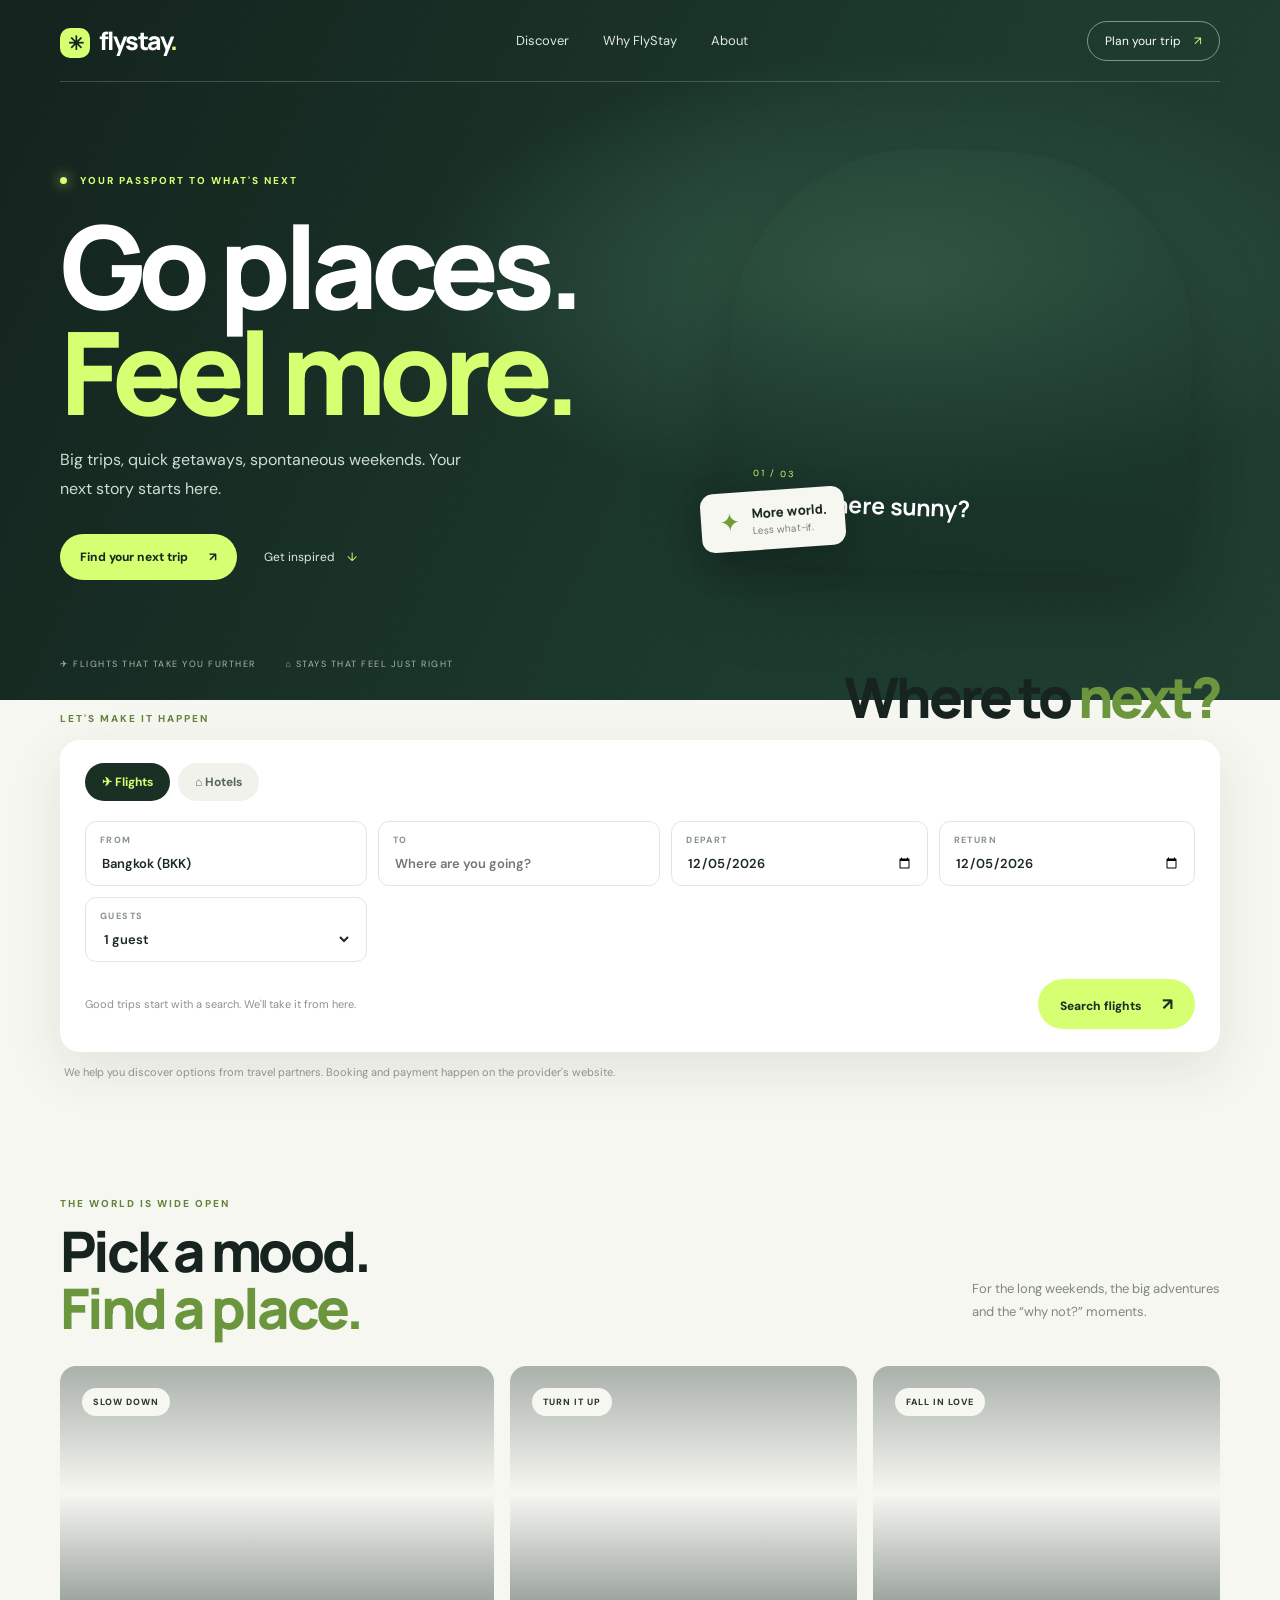
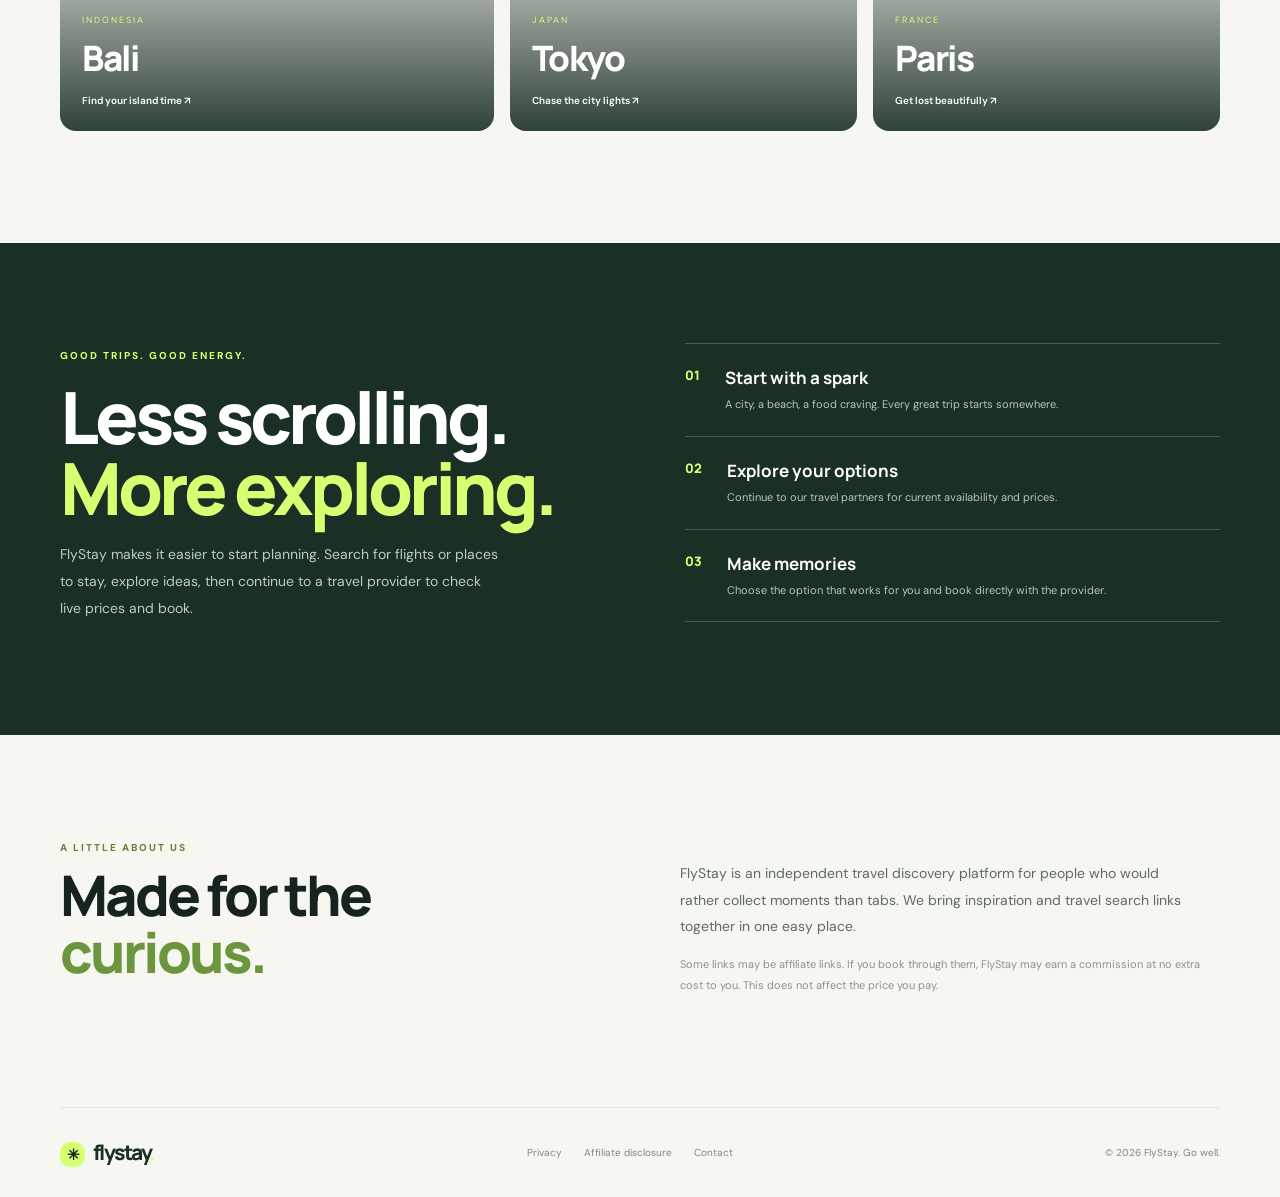
<file: index.html>
<!doctype html>
<html lang="en">
<head>
<meta charset="utf-8"><meta name="viewport" content="width=device-width,initial-scale=1">
<meta name="description" content="FlyStay — find flights, stays and little moments worth travelling for.">
<meta name="theme-color" content="#f7f7f2">
<title>FlyStay — Go places. Feel more.</title>
<link rel="preconnect" href="https://fonts.googleapis.com"><link rel="preconnect" href="https://fonts.gstatic.com" crossorigin>
<link href="https://fonts.googleapis.com/css2?family=DM+Sans:wght@400;500;600;700;800&family=Manrope:wght@400;500;600;700;800&display=swap" rel="stylesheet">
<link rel="stylesheet" href="styles.css">
</head>
<body>
<header class="topbar"><nav class="nav wrap"><a class="logo" href="#"><span class="logo-icon">✳</span> flystay<span class="logo-dot">.</span></a>
<div class="navlinks"><a href="#discover">Discover</a><a href="#why">Why FlyStay</a><a href="#about">About</a></div><a class="navbtn" href="#search">Plan your trip <span>↗</span></a><button class="menu" aria-label="Open menu">☰</button></nav></header>
<main>
<section class="hero">
 <div class="hero-bg"></div><div class="wrap hero-content">
  <div class="eyebrow"><i></i> YOUR PASSPORT TO WHAT'S NEXT</div>
  <h1>Go places.<br><span>Feel more.</span></h1>
  <p class="hero-sub">Big trips, quick getaways, spontaneous weekends. Your next story starts here.</p>
  <div class="hero-ctas"><a class="primary" href="#search">Find your next trip <b>↗</b></a><a class="text-cta" href="#discover">Get inspired <span>↓</span></a></div>
  <div class="hero-meta"><span>✈ FLIGHTS THAT TAKE YOU FURTHER</span><span>⌂ STAYS THAT FEEL JUST RIGHT</span></div>
 </div>
 <div class="hero-photo"><div class="photo-label"><span>01 / 03</span><b>Somewhere sunny?</b><small>Say less. Let's go.</small></div></div>
 <div class="floating-note"><span>✦</span><div><b>More world.</b><small>Less what-if.</small></div></div>
</section>
<section class="search-wrap wrap" id="search"><div class="search-intro"><span class="eyebrow dark">LET'S MAKE IT HAPPEN</span><h2>Where to <em>next?</em></h2></div>
 <div class="search-card"><div class="tabs"><button class="tab active" data-tab="flights">✈ Flights</button><button class="tab" data-tab="hotels">⌂ Hotels</button></div>
 <form id="travel-search"><div class="fields">
  <label class="field" id="origin-field"><small id="place-label">FROM</small><input id="origin" value="Bangkok (BKK)" placeholder="Departure city" required></label>
  <label class="field"><small id="destination-label">TO</small><input id="destination" placeholder="Where are you going?" required></label>
  <label class="field"><small id="depart-label">DEPART</small><input id="depart" type="date" required></label>
  <label class="field" id="return-field"><small>RETURN</small><input id="return" type="date"></label>
  <label class="field" id="guests-field" hidden><small>GUESTS</small><select id="guests"><option value="1">1 guest</option><option value="2">2 guests</option><option value="3">3 guests</option><option value="4">4 guests</option></select></label>
 </div><div class="search-bottom"><p id="search-hint">Good trips start with a search. We'll take it from here.</p><button class="search-button" type="submit">Search flights <span>↗</span></button></div></form>
 </div><p class="microcopy">We help you discover options from travel partners. Booking and payment happen on the provider's website.</p>
</section>
<section class="discover wrap" id="discover"><div class="section-top"><div><span class="eyebrow dark">THE WORLD IS WIDE OPEN</span><h2>Pick a mood.<br><em>Find a place.</em></h2></div><p>For the long weekends, the big adventures<br>and the “why not?” moments.</p></div>
 <div class="destination-grid">
  <a class="destination bali" href="#search" data-destination="Bali"><span class="dest-tag">SLOW DOWN</span><div><small>INDONESIA</small><h3>Bali</h3><b>Find your island time ↗</b></div></a>
  <a class="destination tokyo" href="#search" data-destination="Tokyo"><span class="dest-tag">TURN IT UP</span><div><small>JAPAN</small><h3>Tokyo</h3><b>Chase the city lights ↗</b></div></a>
  <a class="destination paris" href="#search" data-destination="Paris"><span class="dest-tag">FALL IN LOVE</span><div><small>FRANCE</small><h3>Paris</h3><b>Get lost beautifully ↗</b></div></a>
 </div>
</section>
<section class="why" id="why"><div class="wrap why-inner"><div><span class="eyebrow">GOOD TRIPS. GOOD ENERGY.</span><h2>Less scrolling.<br><em>More exploring.</em></h2><p>FlyStay makes it easier to start planning. Search for flights or places to stay, explore ideas, then continue to a travel provider to check live prices and book.</p></div>
 <div class="why-points"><article><b>01</b><div><h3>Start with a spark</h3><p>A city, a beach, a food craving. Every great trip starts somewhere.</p></div></article><article><b>02</b><div><h3>Explore your options</h3><p>Continue to our travel partners for current availability and prices.</p></div></article><article><b>03</b><div><h3>Make memories</h3><p>Choose the option that works for you and book directly with the provider.</p></div></article></div></div></section>
<section class="about wrap" id="about"><div><span class="eyebrow dark">A LITTLE ABOUT US</span><h2>Made for the<br><em>curious.</em></h2></div><div><p>FlyStay is an independent travel discovery platform for people who would rather collect moments than tabs. We bring inspiration and travel search links together in one easy place.</p><p class="fine">Some links may be affiliate links. If you book through them, FlyStay may earn a commission at no extra cost to you. This does not affect the price you pay.</p></div></section>
</main>
<footer><div class="wrap footer"><a class="logo" href="#"><span class="logo-icon">✳</span> flystay<span class="logo-dot">.</span></a><div><a href="privacy.html">Privacy</a><a href="disclosure.html">Affiliate disclosure</a><a href="mailto:hello@flystay.example">Contact</a></div><small>© <span id="year"></span> FlyStay. Go well.</small></div></footer>
<script src="config.js"></script><script src="app.js"></script>
</body></html>
</file>
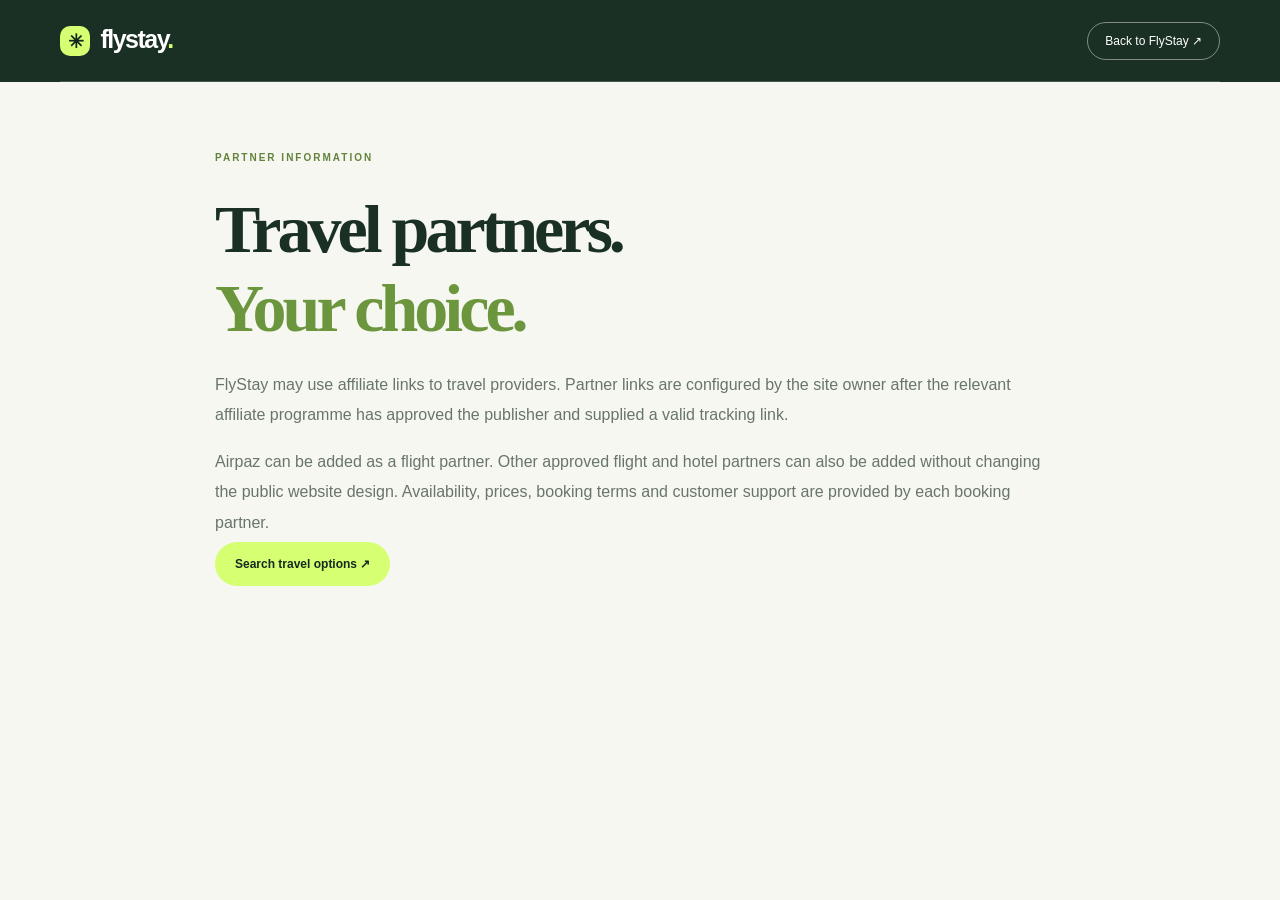
<file: affiliate-setup.html>
<!doctype html><html lang="en"><head><meta charset="utf-8"><meta name="viewport" content="width=device-width,initial-scale=1"><title>FlyStay — Partner information</title><link rel="stylesheet" href="styles.css"></head><body><header class="topbar" style="position:relative;background:#1b3024"><nav class="nav wrap"><a class="logo" href="index.html"><span class="logo-icon">✳</span> flystay<span class="logo-dot">.</span></a><a class="navbtn" href="index.html">Back to FlyStay ↗</a></nav></header><main class="wrap" style="padding:65px 0;max-width:850px"><span class="eyebrow dark">PARTNER INFORMATION</span><h1 style="font:800 clamp(42px,7vw,68px) Manrope;letter-spacing:-4px;color:#1b3024">Travel partners.<br><span style="color:#6c963e">Your choice.</span></h1><p style="line-height:1.9;color:#68756a">FlyStay may use affiliate links to travel providers. Partner links are configured by the site owner after the relevant affiliate programme has approved the publisher and supplied a valid tracking link.</p><p style="line-height:1.9;color:#68756a">Airpaz can be added as a flight partner. Other approved flight and hotel partners can also be added without changing the public website design. Availability, prices, booking terms and customer support are provided by each booking partner.</p><p><a class="primary" href="index.html#search">Search travel options ↗</a></p></main></body></html>
</file>
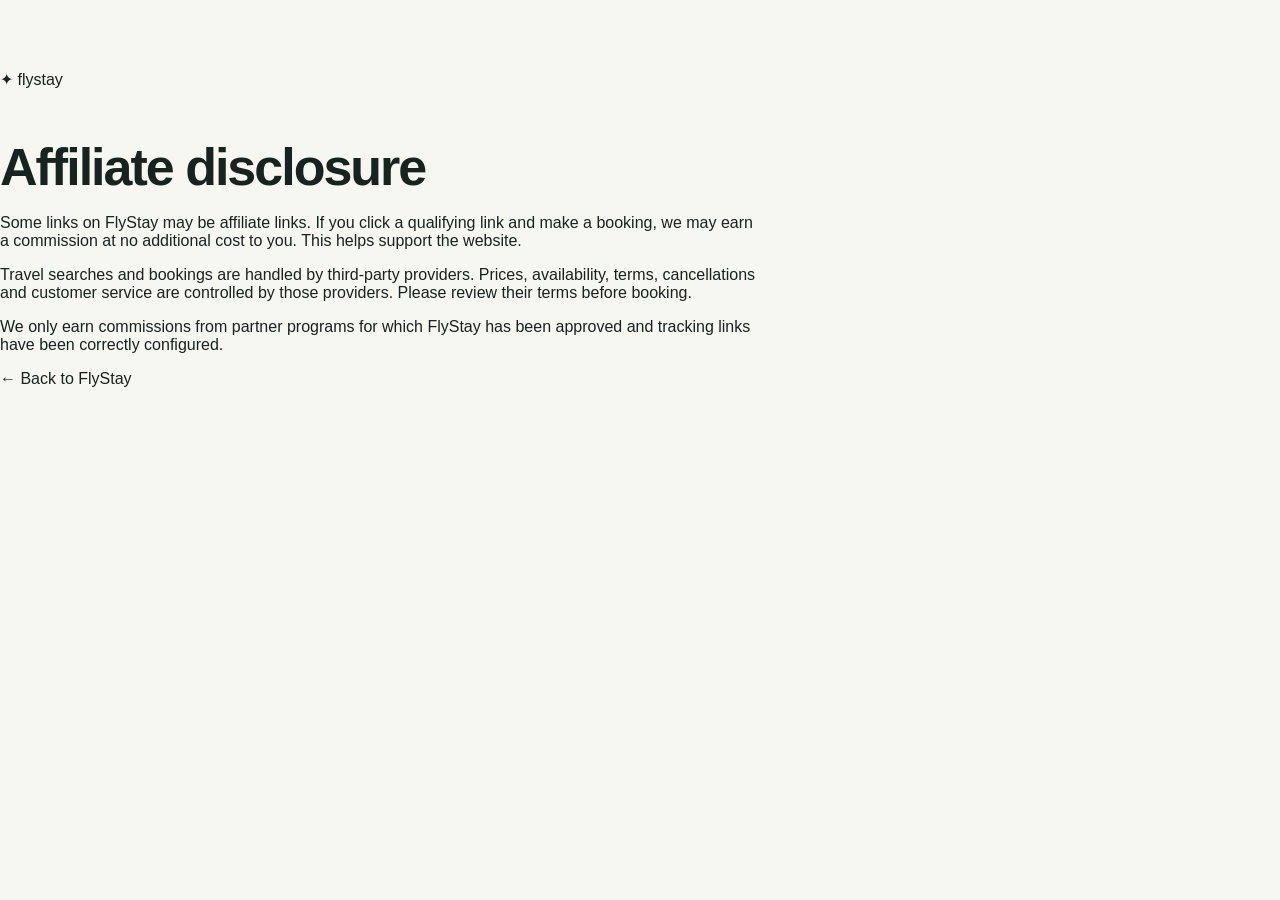
<file: disclosure.html>
<!doctype html><html lang="en"><meta charset="utf-8"><meta name="viewport" content="width=device-width,initial-scale=1"><title>Affiliate disclosure — FlyStay</title><link rel="stylesheet" href="styles.css"><body><main class="container" style="padding:70px 0;max-width:760px"><a class="brand" href="index.html">✦ fly<span>stay</span></a><h1 style="font-size:52px;letter-spacing:-2px;margin-top:55px">Affiliate disclosure</h1><p>Some links on FlyStay may be affiliate links. If you click a qualifying link and make a booking, we may earn a commission at no additional cost to you. This helps support the website.</p><p>Travel searches and bookings are handled by third-party providers. Prices, availability, terms, cancellations and customer service are controlled by those providers. Please review their terms before booking.</p><p>We only earn commissions from partner programs for which FlyStay has been approved and tracking links have been correctly configured.</p><a class="text-link" href="index.html">← Back to FlyStay</a></main></body></html>
</file>
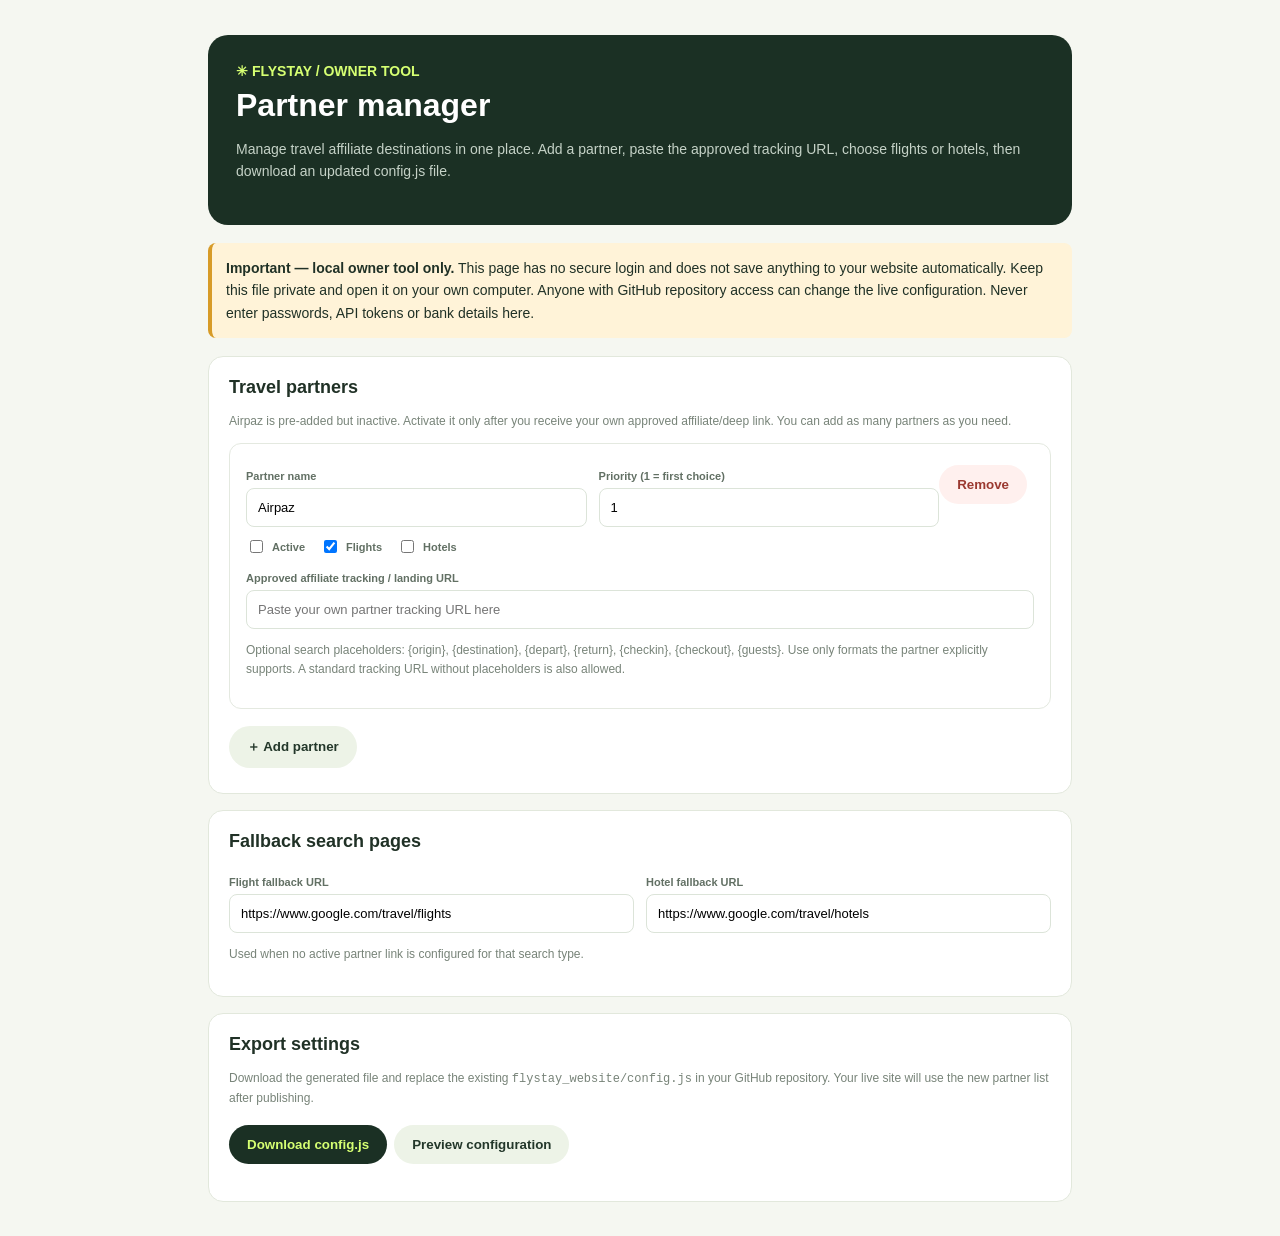
<file: partner-admin.html>
<!doctype html><html lang="en"><head><meta charset="utf-8"><meta name="viewport" content="width=device-width,initial-scale=1"><title>FlyStay Partner Manager</title><style>
*{box-sizing:border-box}body{margin:0;background:#f5f7f1;color:#203126;font:14px Arial,sans-serif}.shell{max-width:900px;margin:35px auto;padding:0 18px}.top{background:#1b3024;color:white;border-radius:20px;padding:28px}.top b{color:#d6ff72}.top h1{font-size:32px;margin:8px 0}.top p{color:#c5d2c7;line-height:1.6}.warning{background:#fff3d8;border-left:4px solid #d79b27;padding:14px;border-radius:8px;line-height:1.6;margin:18px 0}.card{background:white;border:1px solid #e2e8dc;border-radius:15px;padding:20px;margin:16px 0}.card h2{font-size:18px;margin:0 0 14px}.partner{border:1px solid #e4e9e0;border-radius:12px;padding:16px;margin:12px 0}.grid{display:grid;grid-template-columns:1fr 1fr;gap:12px}label{display:block;font-size:11px;font-weight:bold;color:#627064;margin:10px 0 6px}input,select{width:100%;padding:11px;border:1px solid #dce4d9;border-radius:8px;font-size:13px}.checks{display:flex;gap:15px;flex-wrap:wrap}.checks label{display:flex;gap:6px;align-items:center}.checks input{width:auto}.btn{border:0;border-radius:30px;padding:12px 18px;background:#1b3024;color:#d6ff72;font-weight:bold;cursor:pointer;margin:5px 7px 5px 0}.btn.light{background:#edf3e7;color:#23372a}.remove{float:right;background:#fff0ee;color:#9b3930}.help{font-size:12px;color:#788479;line-height:1.6}.status{font-size:12px;color:#4d7634;margin-top:12px}@media(max-width:600px){.grid{grid-template-columns:1fr}.top h1{font-size:26px}}
</style></head><body><main class="shell"><header class="top"><b>✳ FLYSTAY / OWNER TOOL</b><h1>Partner manager</h1><p>Manage travel affiliate destinations in one place. Add a partner, paste the approved tracking URL, choose flights or hotels, then download an updated config.js file.</p></header>
<div class="warning"><b>Important — local owner tool only.</b> This page has no secure login and does not save anything to your website automatically. Keep this file private and open it on your own computer. Anyone with GitHub repository access can change the live configuration. Never enter passwords, API tokens or bank details here.</div>
<section class="card"><h2>Travel partners</h2><p class="help">Airpaz is pre-added but inactive. Activate it only after you receive your own approved affiliate/deep link. You can add as many partners as you need.</p><div id="partners"></div><button class="btn light" id="add">＋ Add partner</button></section>
<section class="card"><h2>Fallback search pages</h2><div class="grid"><div><label>Flight fallback URL</label><input id="flightFallback" value="https://www.google.com/travel/flights"></div><div><label>Hotel fallback URL</label><input id="hotelFallback" value="https://www.google.com/travel/hotels"></div></div><p class="help">Used when no active partner link is configured for that search type.</p></section>
<section class="card"><h2>Export settings</h2><p class="help">Download the generated file and replace the existing <code>flystay_website/config.js</code> in your GitHub repository. Your live site will use the new partner list after publishing.</p><button class="btn" id="download">Download config.js</button><button class="btn light" id="preview">Preview configuration</button><pre id="out" hidden style="white-space:pre-wrap;overflow-wrap:anywhere;background:#172a20;color:#d6ffb0;padding:15px;border-radius:10px"></pre><div class="status" id="status"></div></section>
</main><script>
const root=document.getElementById("partners");
function addPartner(data={name:"",active:false,types:["flights"],priority:10,urlTemplate:""}){
 const el=document.createElement("div");el.className="partner";
 el.innerHTML=`<button class="btn remove" type="button">Remove</button><div class="grid"><div><label>Partner name</label><input class="name" placeholder="e.g. Airpaz"></div><div><label>Priority (1 = first choice)</label><input class="priority" type="number" min="1" value="10"></div></div><div class="checks"><label><input class="active" type="checkbox"> Active</label><label><input class="flight" type="checkbox"> Flights</label><label><input class="hotel" type="checkbox"> Hotels</label></div><label>Approved affiliate tracking / landing URL</label><input class="url" placeholder="Paste your own partner tracking URL here"><p class="help">Optional search placeholders: {origin}, {destination}, {depart}, {return}, {checkin}, {checkout}, {guests}. Use only formats the partner explicitly supports. A standard tracking URL without placeholders is also allowed.</p>`;
 el.querySelector(".name").value=data.name||"";el.querySelector(".active").checked=!!data.active;el.querySelector(".flight").checked=(data.types||[]).includes("flights");el.querySelector(".hotel").checked=(data.types||[]).includes("hotels");el.querySelector(".priority").value=data.priority||10;el.querySelector(".url").value=data.urlTemplate||"";
 el.querySelector(".remove").onclick=()=>el.remove();root.appendChild(el);
}
addPartner({name:"Airpaz",active:false,types:["flights"],priority:1,urlTemplate:""});
document.getElementById("add").onclick=()=>addPartner();
function makeConfig(){
 const partners=[...root.querySelectorAll(".partner")].map(el=>({name:el.querySelector(".name").value.trim(),active:el.querySelector(".active").checked,types:[...(el.querySelector(".flight").checked?["flights"]:[]),...(el.querySelector(".hotel").checked?["hotels"]:[])],priority:Number(el.querySelector(".priority").value)||10,urlTemplate:el.querySelector(".url").value.trim()})).filter(p=>p.name);
 return `/* FlyStay partner settings. Tracking URLs may be visible in browser tools; never add passwords or API tokens. */\nwindow.FLYSTAY_CONFIG = ${JSON.stringify({partners,fallbacks:{flights:document.getElementById("flightFallback").value.trim(),hotels:document.getElementById("hotelFallback").value.trim()}},null,2)};\n`;
}
document.getElementById("download").onclick=()=>{const blob=new Blob([makeConfig()],{type:"text/javascript"});const a=document.createElement("a");a.href=URL.createObjectURL(blob);a.download="config.js";a.click();URL.revokeObjectURL(a.href);document.getElementById("status").textContent="config.js downloaded. Replace the website's existing config.js and publish the update.";};
document.getElementById("preview").onclick=()=>{const out=document.getElementById("out");out.hidden=false;out.textContent=makeConfig();};
</script></body></html>
</file>
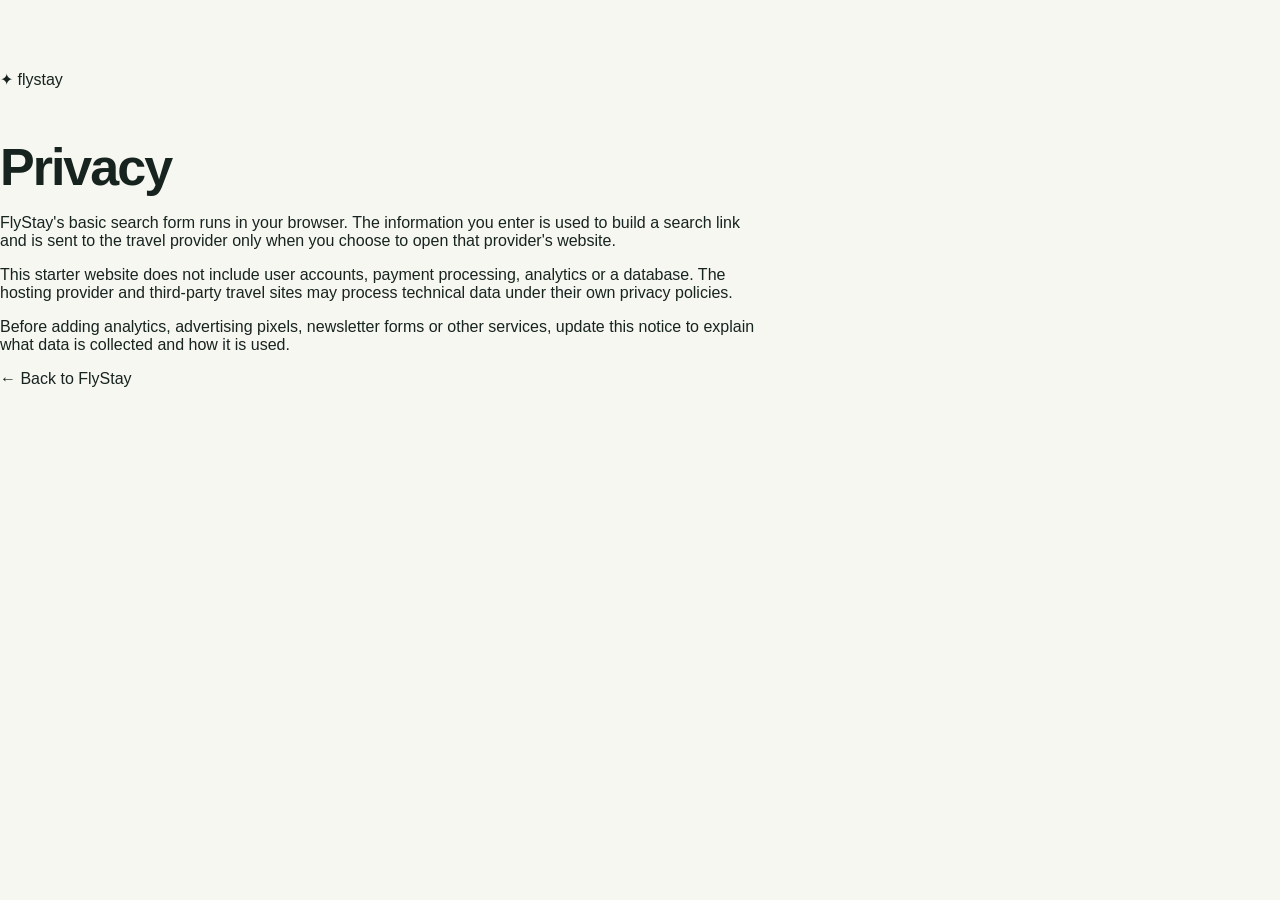
<file: privacy.html>
<!doctype html><html lang="en"><meta charset="utf-8"><meta name="viewport" content="width=device-width,initial-scale=1"><title>Privacy — FlyStay</title><link rel="stylesheet" href="styles.css"><body><main class="container" style="padding:70px 0;max-width:760px"><a class="brand" href="index.html">✦ fly<span>stay</span></a><h1 style="font-size:52px;letter-spacing:-2px;margin-top:55px">Privacy</h1><p>FlyStay's basic search form runs in your browser. The information you enter is used to build a search link and is sent to the travel provider only when you choose to open that provider's website.</p><p>This starter website does not include user accounts, payment processing, analytics or a database. The hosting provider and third-party travel sites may process technical data under their own privacy policies.</p><p>Before adding analytics, advertising pixels, newsletter forms or other services, update this notice to explain what data is collected and how it is used.</p><a class="text-link" href="index.html">← Back to FlyStay</a></main></body></html>
</file>
<file: styles.css>
*{box-sizing:border-box}html{scroll-behavior:smooth}body{margin:0;background:#f7f7f2;color:#17231f;font-family:"DM Sans",sans-serif}a{color:inherit;text-decoration:none}.wrap{width:min(1160px,calc(100% - 48px));margin:auto}.topbar{position:absolute;z-index:10;top:0;width:100%;color:#fff}.nav{height:82px;display:flex;align-items:center;justify-content:space-between;border-bottom:1px solid #ffffff30}.logo{font:800 25px Manrope,sans-serif;letter-spacing:-1.5px}.logo-icon{display:inline-grid;place-items:center;width:30px;height:30px;border-radius:10px;background:#d6ff72;color:#14251d;font-size:19px;margin-right:5px}.logo-dot{color:#d6ff72}.navlinks{display:flex;gap:34px;font-size:13px;color:#e2e9e4}.navlinks a:hover{color:#d6ff72}.navbtn{border:1px solid #ffffff70;border-radius:30px;padding:11px 17px;font-size:12px}.navbtn span{color:#d6ff72;margin-left:10px}.menu{display:none;background:none;border:0;color:white;font-size:22px}.hero{min-height:700px;position:relative;overflow:hidden;background:#172a23;color:white}.hero-bg{position:absolute;inset:0;background:radial-gradient(ellipse at 70% 40%,#345d48 0,transparent 38%),linear-gradient(115deg,#13231d,#1d3a2e 65%,#203d31)}.hero-bg:after{content:"";position:absolute;inset:0;background-image:radial-gradient(#ffffff19 .7px,transparent .7px);background-size:17px 17px;opacity:.45}.hero-content{position:relative;z-index:2;padding-top:174px}.eyebrow{font-size:10px;letter-spacing:2px;font-weight:800;color:#d6ff72}.eyebrow i{display:inline-block;width:7px;height:7px;border-radius:50%;background:#d6ff72;margin-right:9px;box-shadow:0 0 13px #d6ff72}h1,h2,h3,p{margin-top:0}h1{font:800 clamp(66px,9vw,116px)/.92 Manrope,sans-serif;letter-spacing:-7px;margin:25px 0 22px}h1 span,h2 em{color:#d6ff72;font-style:normal}.hero-sub{max-width:430px;color:#d0ddd4;font-size:16px;line-height:1.8}.hero-ctas{display:flex;align-items:center;gap:27px;margin-top:30px}.primary{background:#d6ff72;color:#18291f;padding:15px 20px;border-radius:30px;font-size:12px;font-weight:800}.primary b{margin-left:18px}.text-cta{font-size:12px;color:#e1e9e3}.text-cta span{color:#d6ff72;margin-left:9px}.hero-meta{display:flex;gap:30px;margin-top:78px;color:#a8b8ad;font-size:9px;letter-spacing:1.5px}.hero-photo{position:absolute;right:7%;top:150px;width:36%;height:420px;border-radius:190px 190px 18px 18px;background:linear-gradient(0deg,#10251c66,#10251c00),url("https://images.unsplash.com/photo-1530789253388-582c481c54b0?auto=format&fit=crop&w=1200&q=85") center/cover;box-shadow:0 25px 80px #0004;transform:rotate(2deg)}.photo-label{position:absolute;bottom:26px;left:27px;display:flex;flex-direction:column;gap:6px}.photo-label span{font-size:9px;letter-spacing:2px;color:#d6ff72}.photo-label b{font:700 23px Manrope}.photo-label small{font-size:11px;color:#e0e8e0}.floating-note{position:absolute;z-index:3;right:34%;top:490px;background:#f7f7f2;color:#1b2b22;border-radius:13px;padding:13px 18px;display:flex;align-items:center;gap:12px;box-shadow:0 12px 35px #0003;transform:rotate(-4deg)}.floating-note>span{font-size:25px;color:#719d36}.floating-note div{display:flex;flex-direction:column;gap:2px}.floating-note b{font:800 13px Manrope}.floating-note small{font-size:10px;color:#738078}.search-wrap{position:relative;z-index:4;margin-top:-42px}.search-intro{display:flex;justify-content:space-between;align-items:end;margin-bottom:15px}.dark{color:#63833c}.search-intro h2,.section-top h2,.about h2{font:800 clamp(38px,5vw,56px)/1.02 Manrope;letter-spacing:-3px;margin:10px 0 0}.search-intro h2 em,.section-top h2 em,.about h2 em{color:#6c963e}.search-card{background:#fff;border-radius:20px;padding:23px 25px;box-shadow:0 18px 55px #1c30201a}.tabs{display:flex;gap:8px;margin-bottom:20px}.tab{border:0;background:#f0f2eb;padding:11px 17px;border-radius:30px;font:700 12px "DM Sans";color:#59665c;cursor:pointer}.tab.active{background:#1b3024;color:#d6ff72}.fields{display:grid;grid-template-columns:1.1fr 1.1fr 1fr 1fr;gap:11px}.field{display:flex;flex-direction:column;gap:8px;border:1px solid #e3e8df;border-radius:11px;padding:12px 14px;min-width:0}.field small{font-size:9px;letter-spacing:1.4px;font-weight:800;color:#8a968a}.field input,.field select{border:0;outline:0;font:600 13px "DM Sans";color:#1b2a20;background:transparent;width:100%;min-width:0}.search-bottom{display:flex;justify-content:space-between;align-items:center;margin-top:17px}.search-bottom p,.microcopy{font-size:11px;color:#89948a;margin:0}.search-button{border:0;border-radius:30px;background:#d6ff72;color:#1b3024;font:800 12px "DM Sans";padding:14px 22px;cursor:pointer}.search-button span{margin-left:18px;font-size:17px}.microcopy{margin:13px 4px 0}.discover{padding-top:112px;padding-bottom:112px}.section-top{display:flex;justify-content:space-between;align-items:end;margin-bottom:30px}.section-top>p{font-size:13px;line-height:1.8;color:#7d887e}.destination-grid{display:grid;grid-template-columns:1.25fr 1fr 1fr;gap:16px}.destination{height:365px;border-radius:16px;position:relative;overflow:hidden;background-size:cover;background-position:center;display:flex;flex-direction:column;justify-content:space-between;padding:22px;color:#fff;transition:transform .25s}.destination:hover{transform:translateY(-6px)}.destination:before{content:"";position:absolute;inset:0;background:linear-gradient(180deg,#10251b55,transparent 35%,#10251bdc)}.destination>*{position:relative}.bali{background-image:url("https://images.unsplash.com/photo-1537996194471-e657df975ab4?auto=format&fit=crop&w=1000&q=85")}.tokyo{background-image:url("https://images.unsplash.com/photo-1540959733332-eab4de50a5a2?auto=format&fit=crop&w=900&q=85")}.paris{background-image:url("https://images.unsplash.com/photo-1502602898657-3e91760cbb34?auto=format&fit=crop&w=900&q=85")}.dest-tag{align-self:flex-start;background:#f7f7f2;color:#26372b;border-radius:30px;padding:8px 11px;font-size:9px;font-weight:800;letter-spacing:1px}.destination small{font-size:9px;letter-spacing:2px;color:#d6ff72}.destination h3{font:800 35px Manrope;letter-spacing:-1.5px;margin:6px 0}.destination b{font-size:10px;font-weight:600}.why{background:#1b3024;color:#fff;padding:100px 0}.why-inner{display:grid;grid-template-columns:1fr 1fr;gap:90px}.why h2{font:800 clamp(48px,6vw,72px)/.98 Manrope;letter-spacing:-4px;margin:18px 0}.why h2 em{color:#d6ff72;font-style:normal}.why-inner>div:first-child>p{max-width:440px;color:#bdcbbf;font-size:14px;line-height:1.9}.why-points{border-top:1px solid #ffffff35}.why-points article{display:flex;gap:25px;padding:22px 0;border-bottom:1px solid #ffffff35}.why-points article>b{color:#d6ff72;font:800 13px Manrope}.why-points h3{font:700 17px Manrope;margin:0 0 6px}.why-points p{font-size:11px;line-height:1.7;color:#b6c6b9;margin:0}.about{padding:100px 0;display:grid;grid-template-columns:1fr 1fr;gap:80px}.about>div:last-child{padding-top:25px;max-width:520px}.about p{font-size:14px;line-height:1.9;color:#5d6c60}.about .fine{font-size:11px;color:#89948a}.footer{min-height:90px;display:flex;align-items:center;justify-content:space-between;gap:20px;border-top:1px solid #e4e8df}.footer .logo{font-size:21px;color:#1b3024}.footer .logo-icon{width:25px;height:25px;font-size:15px}.footer>div{display:flex;gap:22px}.footer>div a,.footer small{font-size:10px;color:#7d887e}.footer>div a:hover{color:#436b2c}@media(max-width:800px){.wrap{width:min(100% - 32px,600px)}.nav{height:70px}.navlinks{display:none}.menu{display:block}.navbtn{margin-left:auto;margin-right:15px}.hero{min-height:800px}.hero-content{padding-top:145px}h1{font-size:clamp(62px,14vw,90px);letter-spacing:-5px}.hero-photo{top:auto;bottom:25px;right:8%;width:70%;height:280px}.floating-note{top:auto;bottom:245px;right:5%}.hero-meta{margin-top:48px;flex-direction:column;gap:10px}.search-wrap{margin-top:-20px}.search-intro{display:block}.search-intro h2{font-size:43px}.search-card{padding:18px 15px}.fields{grid-template-columns:1fr 1fr}.search-bottom{align-items:stretch;flex-direction:column;gap:14px}.search-button{width:100%}.discover{padding:75px 0}.section-top{display:block}.section-top>p{margin-top:18px}.destination-grid{grid-template-columns:1fr}.destination{height:300px}.why{padding:75px 0}.why-inner{grid-template-columns:1fr;gap:35px}.about{padding:75px 0;grid-template-columns:1fr;gap:15px}.about>div:last-child{padding-top:0}.footer{padding:25px 0;align-items:flex-start;flex-direction:column}.footer>div{flex-wrap:wrap}.menu{display:none}}@media(max-width:430px){.fields{grid-template-columns:1fr}.hero-ctas{gap:17px}.primary{padding:14px 16px}.photo-label b{font-size:20px}}
</file>
